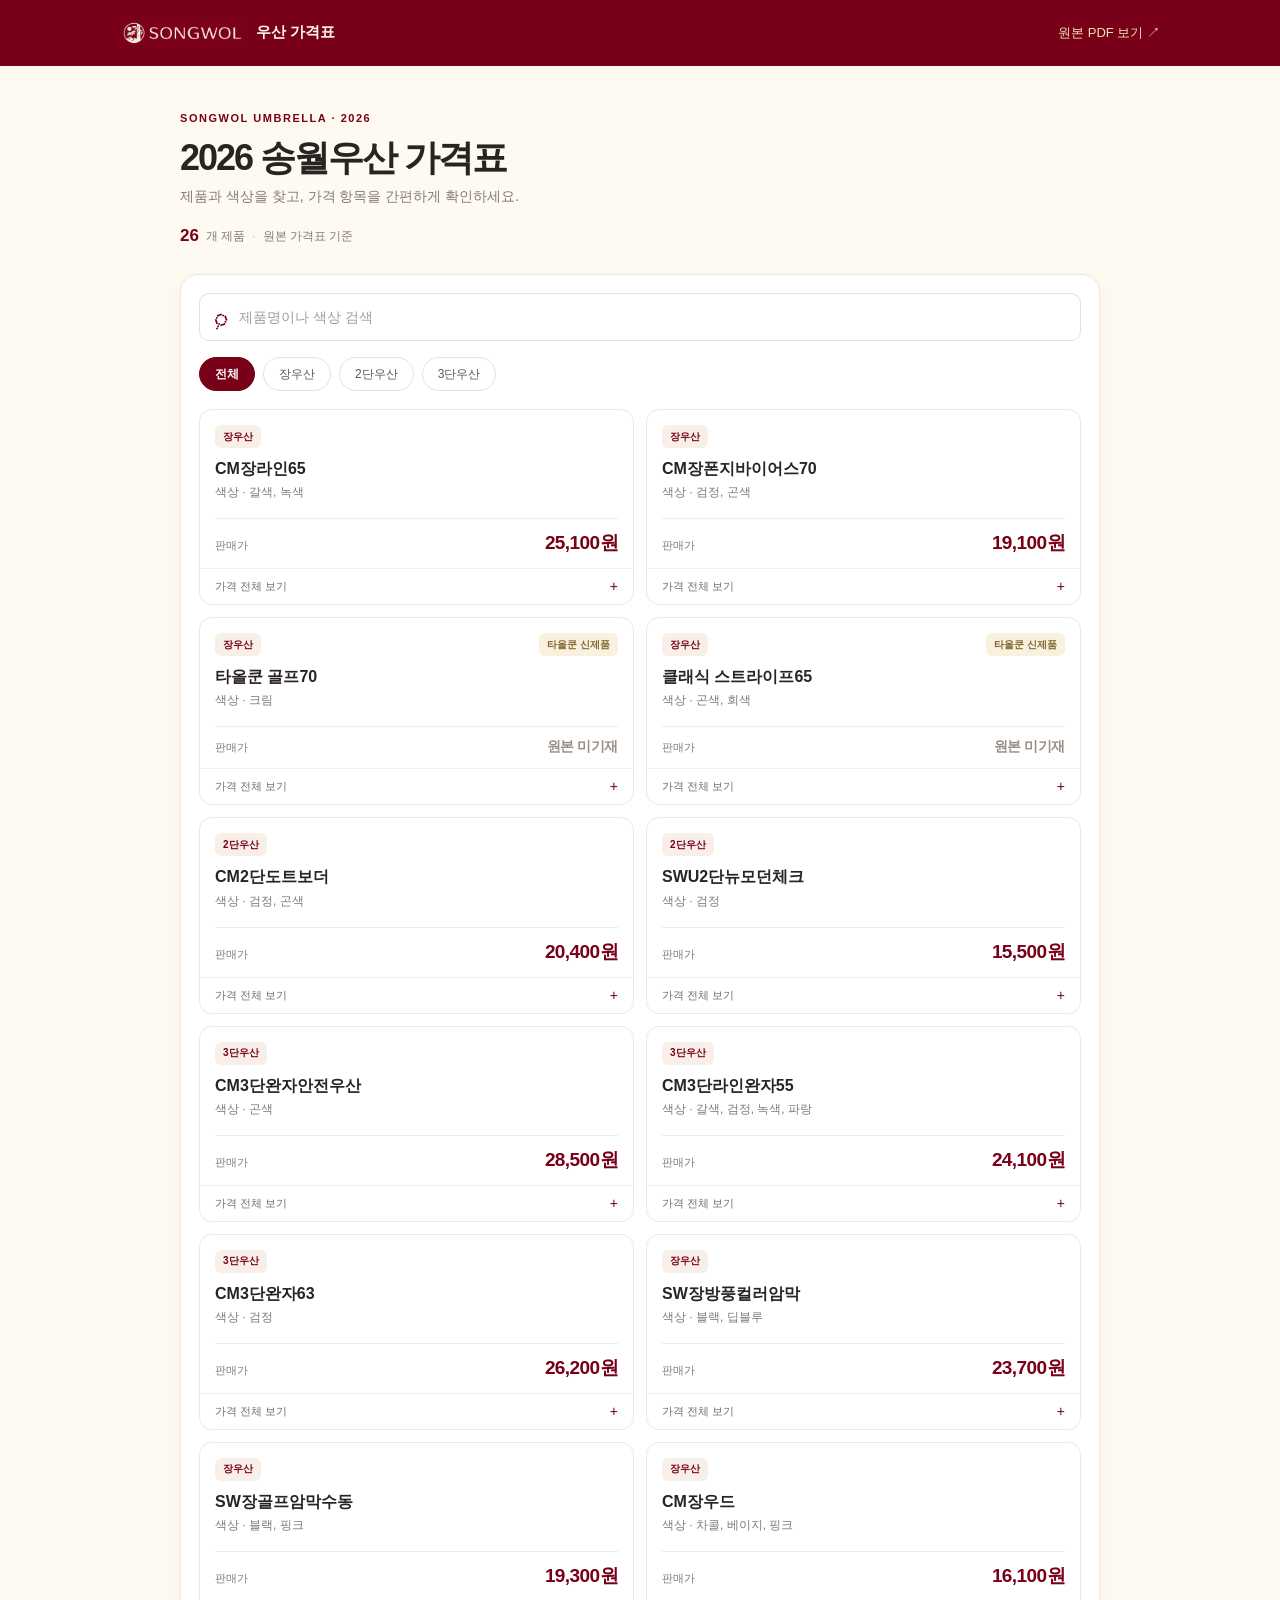
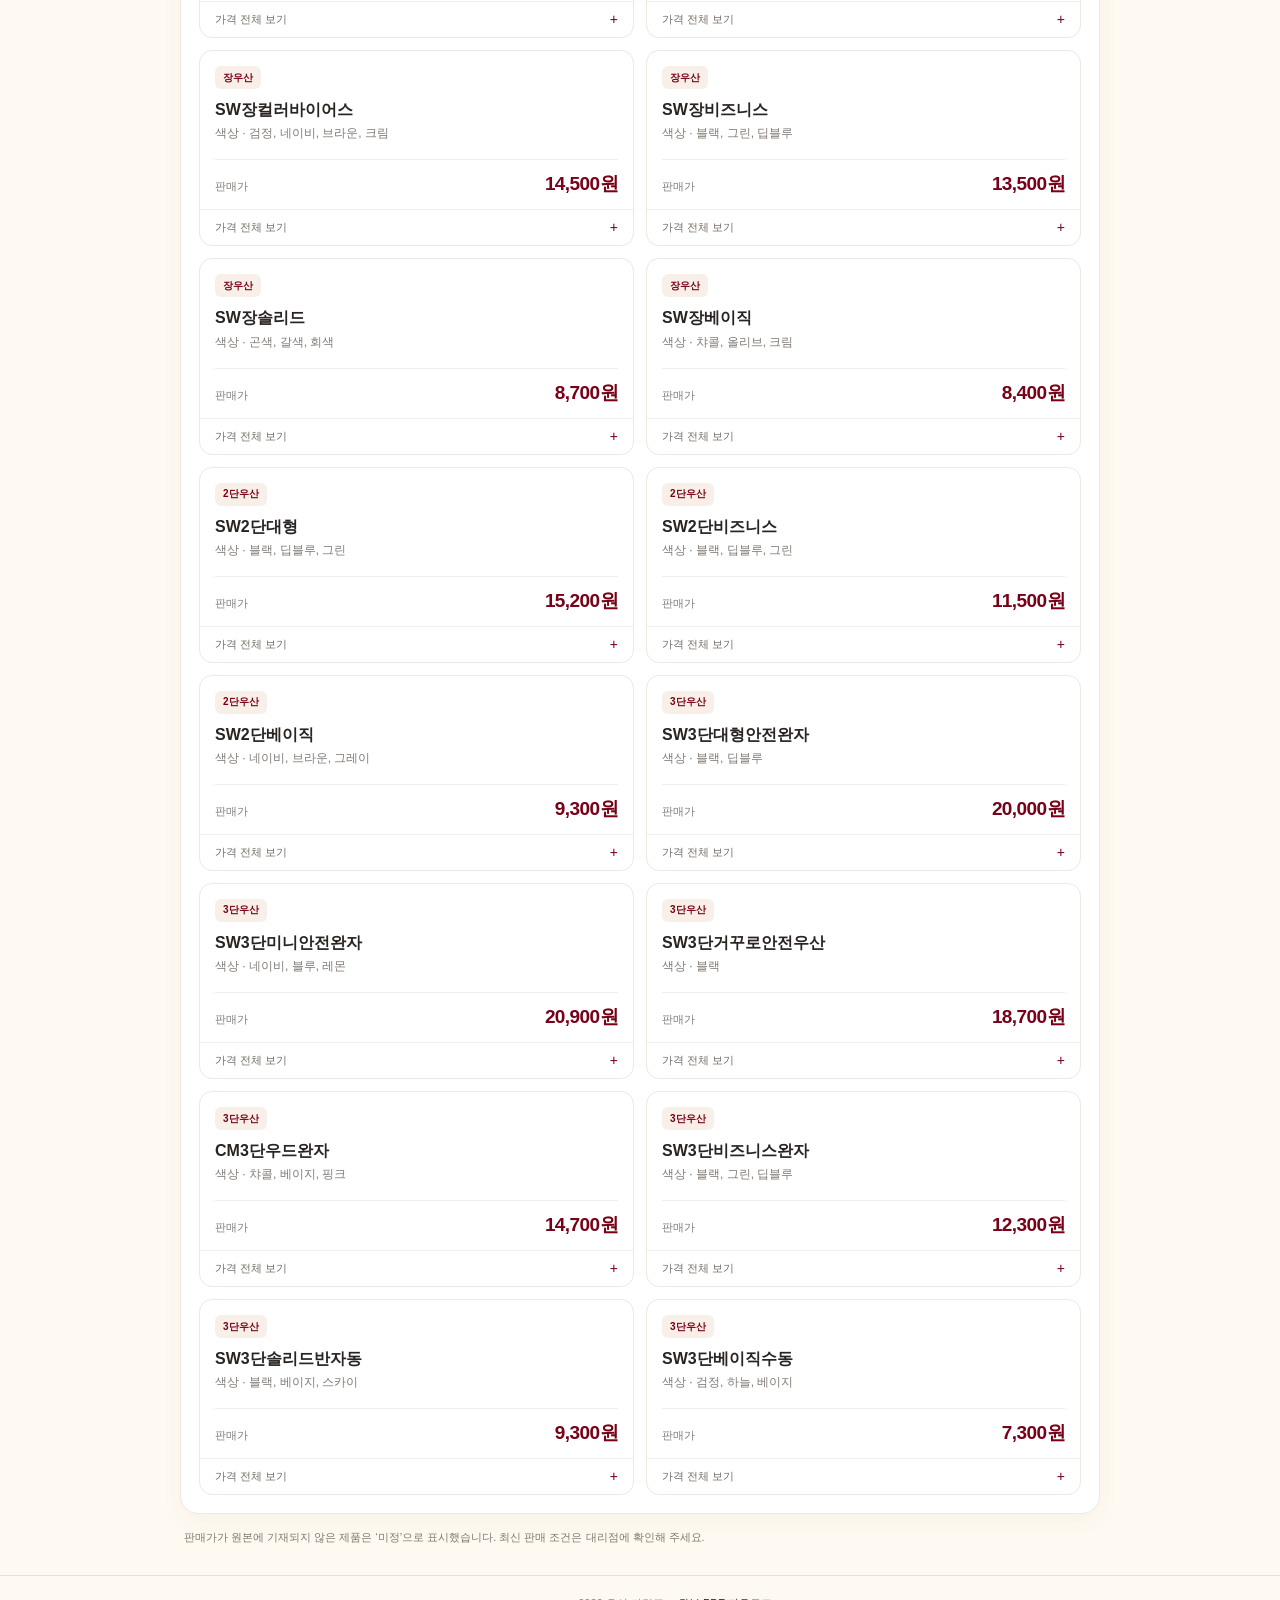
<file: price-list/index.html>
<!doctype html>
<html lang="ko">
  <head>
    <meta charset="UTF-8" />
    <meta name="viewport" content="width=device-width, initial-scale=1, viewport-fit=cover" />
    <meta name="theme-color" content="#780018" />
    <meta name="description" content="2026년 송월우산 가격표를 모바일에서 간편하게 검색하고 확인하세요." />
    <title>2026 송월우산 가격표</title>
    <link rel="manifest" href="./manifest.webmanifest" />
    <link rel="icon" href="./icon.svg" type="image/svg+xml" />
    <link rel="stylesheet" href="./styles.css" />
    <script src="./app.js" defer></script>
  </head>
  <body>
    <header class="topbar">
      <a class="brand" href="./" aria-label="송월우산 가격표 홈">
        <img src="../assets/songwol-ci.png" alt="SONGWOL" />
        <span>우산 가격표</span>
      </a>
      <a class="source-link" href="./2026-songwol-umbrella-price-list.pdf" target="_blank" rel="noopener">원본 PDF 보기 <span aria-hidden="true">↗</span></a>
    </header>

    <main>
      <section class="intro">
        <span class="eyebrow">SONGWOL UMBRELLA · 2026</span>
        <h1>2026 송월우산 가격표</h1>
        <p>제품과 색상을 찾고, 가격 항목을 간편하게 확인하세요.</p>
        <div class="summary"><strong id="product-count">26</strong><span>개 제품</span><span class="summary-divider">·</span><span>원본 가격표 기준</span></div>
      </section>

      <section class="catalog" aria-label="우산 제품 목록">
        <label class="search">
          <span aria-hidden="true">⌕</span>
          <input id="search-input" type="search" placeholder="제품명이나 색상 검색" autocomplete="off" />
          <button id="clear-search" type="button" aria-label="검색어 지우기" hidden>×</button>
        </label>
        <nav class="filters" aria-label="우산 종류 필터">
          <button class="filter active" type="button" data-category="전체" aria-pressed="true">전체</button>
          <button class="filter" type="button" data-category="장우산" aria-pressed="false">장우산</button>
          <button class="filter" type="button" data-category="2단우산" aria-pressed="false">2단우산</button>
          <button class="filter" type="button" data-category="3단우산" aria-pressed="false">3단우산</button>
        </nav>
        <div id="product-list" class="product-list" aria-live="polite"></div>
        <p id="empty-message" class="empty-message" hidden>검색 결과가 없습니다. 다른 검색어를 입력해 주세요.</p>
      </section>
      <p class="price-note">판매가가 원본에 기재되지 않은 제품은 ‘미정’으로 표시했습니다. 최신 판매 조건은 대리점에 확인해 주세요.</p>
    </main>
    <footer><span>SONGWOL</span> 2026 우산 가격표 <a href="./2026-songwol-umbrella-price-list.pdf" download>원본 PDF 다운로드</a></footer>
  </body>
</html>
</file>
<file: price-list/styles.css>
:root {
  color-scheme: light;
  --wine: #780018;
  --wine-dark: #580013;
  --cream: #fffaf1;
  --paper: #fff;
  --ink: #292421;
  --muted: #817a75;
  --line: #eee8df;
  --gold: #c7a86a;
}

* { box-sizing: border-box; }

body {
  margin: 0;
  min-width: 320px;
  background: var(--cream);
  color: var(--ink);
  font-family: "Noto Sans KR", "Malgun Gothic", sans-serif;
  -webkit-font-smoothing: antialiased;
}

button, input { font: inherit; }
a { color: inherit; }

.topbar {
  min-height: 66px;
  padding: 10px max(20px, calc((100% - 1040px) / 2));
  display: flex;
  align-items: center;
  justify-content: space-between;
  gap: 16px;
  background: var(--wine);
  color: #fffaf1;
}

.brand { display: flex; align-items: center; gap: 12px; text-decoration: none; font-size: 15px; font-weight: 700; }
.brand img { display: block; width: 124px; height: auto; }
.source-link { color: #f3dfb2; font-size: 13px; text-decoration: none; white-space: nowrap; }
.source-link:hover, footer a:hover { text-decoration: underline; }

main { width: min(100% - 40px, 920px); margin: 0 auto; }
.intro { padding: 42px 0 28px; }
.eyebrow { color: var(--wine); font-size: 11px; font-weight: 800; letter-spacing: .14em; }
h1 { margin: 8px 0 5px; font-size: clamp(25px, 5vw, 36px); letter-spacing: -.055em; }
.intro p { margin: 0; color: var(--muted); font-size: 14px; }
.summary { display: flex; align-items: center; gap: 7px; margin-top: 20px; color: var(--muted); font-size: 12px; }
.summary strong { color: var(--wine); font-size: 17px; }
.summary-divider { color: #c9c0b5; }

.catalog { padding: 18px; border: 1px solid var(--line); border-radius: 18px; background: var(--paper); box-shadow: 0 8px 24px #4c27100a; }
.search { height: 48px; display: flex; align-items: center; gap: 10px; padding: 0 13px; border: 1px solid #e8e1d8; border-radius: 10px; background: #fff; }
.search > span { color: var(--wine); font-size: 27px; line-height: 1; transform: rotate(-20deg); }
.search input { width: 100%; min-width: 0; border: 0; outline: 0; background: transparent; color: var(--ink); font-size: 14px; }
.search input::placeholder { color: #a49c94; }
.search button { width: 28px; height: 28px; border: 0; border-radius: 50%; background: #f5f0e9; color: var(--muted); font-size: 19px; cursor: pointer; }
.filters { display: flex; gap: 8px; overflow-x: auto; padding: 16px 0 18px; scrollbar-width: none; }
.filters::-webkit-scrollbar { display: none; }
.filter { flex: 0 0 auto; min-height: 34px; padding: 0 15px; border: 1px solid #e8e1d8; border-radius: 18px; background: white; color: #5e5752; font-size: 12px; cursor: pointer; }
.filter.active { border-color: var(--wine); background: var(--wine); color: white; font-weight: 700; }

.product-list { display: grid; grid-template-columns: repeat(2, minmax(0, 1fr)); gap: 12px; }
.product-card { min-width: 0; border: 1px solid var(--line); border-radius: 13px; background: #fff; overflow: hidden; }
.card-main { padding: 15px 15px 12px; }
.card-top { display: flex; align-items: center; justify-content: space-between; gap: 8px; }
.category-tag { display: inline-flex; align-items: center; min-height: 23px; padding: 0 8px; border-radius: 6px; background: #f8f0e8; color: var(--wine); font-size: 10px; font-weight: 700; }
.new-tag { color: #85652d; background: #f8f1df; }
.product-name { margin: 9px 0 4px; font-size: 16px; font-weight: 700; line-height: 1.45; word-break: keep-all; }
.product-colors { min-height: 19px; margin: 0; color: var(--muted); font-size: 12px; }
.sale-row { display: flex; align-items: baseline; justify-content: space-between; gap: 10px; margin-top: 15px; padding-top: 11px; border-top: 1px solid #f1ece5; }
.sale-label { color: var(--muted); font-size: 11px; }
.sale-price { color: var(--wine); font-size: 19px; font-weight: 800; letter-spacing: -.03em; white-space: nowrap; }
.sale-price.pending { color: #998f84; font-size: 14px; }
.details { border-top: 1px solid #f3eee8; }
.details summary { padding: 10px 15px; color: #736b64; font-size: 11px; cursor: pointer; list-style: none; }
.details summary::-webkit-details-marker { display: none; }
.details summary::after { content: "+"; float: right; color: var(--wine); font-size: 14px; line-height: 1; }
.details[open] summary::after { content: "−"; }
.price-table { display: grid; grid-template-columns: 1fr auto; gap: 7px 8px; margin: 0; padding: 0 15px 14px; font-size: 11px; }
.price-table dt { color: var(--muted); }
.price-table dd { margin: 0; font-weight: 600; text-align: right; }
.price-table dd.missing { color: #a69b90; font-weight: 400; }
.empty-message { padding: 36px 10px; color: var(--muted); text-align: center; font-size: 13px; }
.price-note { margin: 14px 4px 28px; color: #80766c; font-size: 11px; line-height: 1.7; }
footer { display: flex; justify-content: center; align-items: center; flex-wrap: wrap; gap: 6px; padding: 20px; border-top: 1px solid #e9e1d7; color: #8d8378; font-size: 11px; }
footer span { color: var(--wine); font-weight: 800; letter-spacing: .08em; }
footer a { margin-left: 8px; color: var(--wine); }

@media (max-width: 600px) {
  .topbar { min-height: 58px; padding: 9px 16px; }
  .brand { gap: 8px; font-size: 13px; }
  .brand img { width: 102px; }
  .source-link { font-size: 11px; }
  main { width: min(100% - 24px, 480px); }
  .intro { padding: 29px 2px 21px; }
  .intro p { font-size: 12px; }
  .catalog { padding: 12px; border-radius: 14px; }
  .product-list { grid-template-columns: 1fr; gap: 9px; }
  .card-main { padding: 13px 13px 10px; }
  .product-name { margin-top: 7px; font-size: 15px; }
  .sale-row { margin-top: 10px; padding-top: 9px; }
  .sale-price { font-size: 18px; }
  .details summary { padding: 9px 13px; }
  .price-table { padding: 0 13px 12px; }
}

@media (prefers-reduced-motion: no-preference) {
  .product-card { transition: border-color .15s ease, box-shadow .15s ease; }
  .product-card:hover { border-color: #dfc9c0; box-shadow: 0 4px 14px #4c27100a; }
}
</file>
